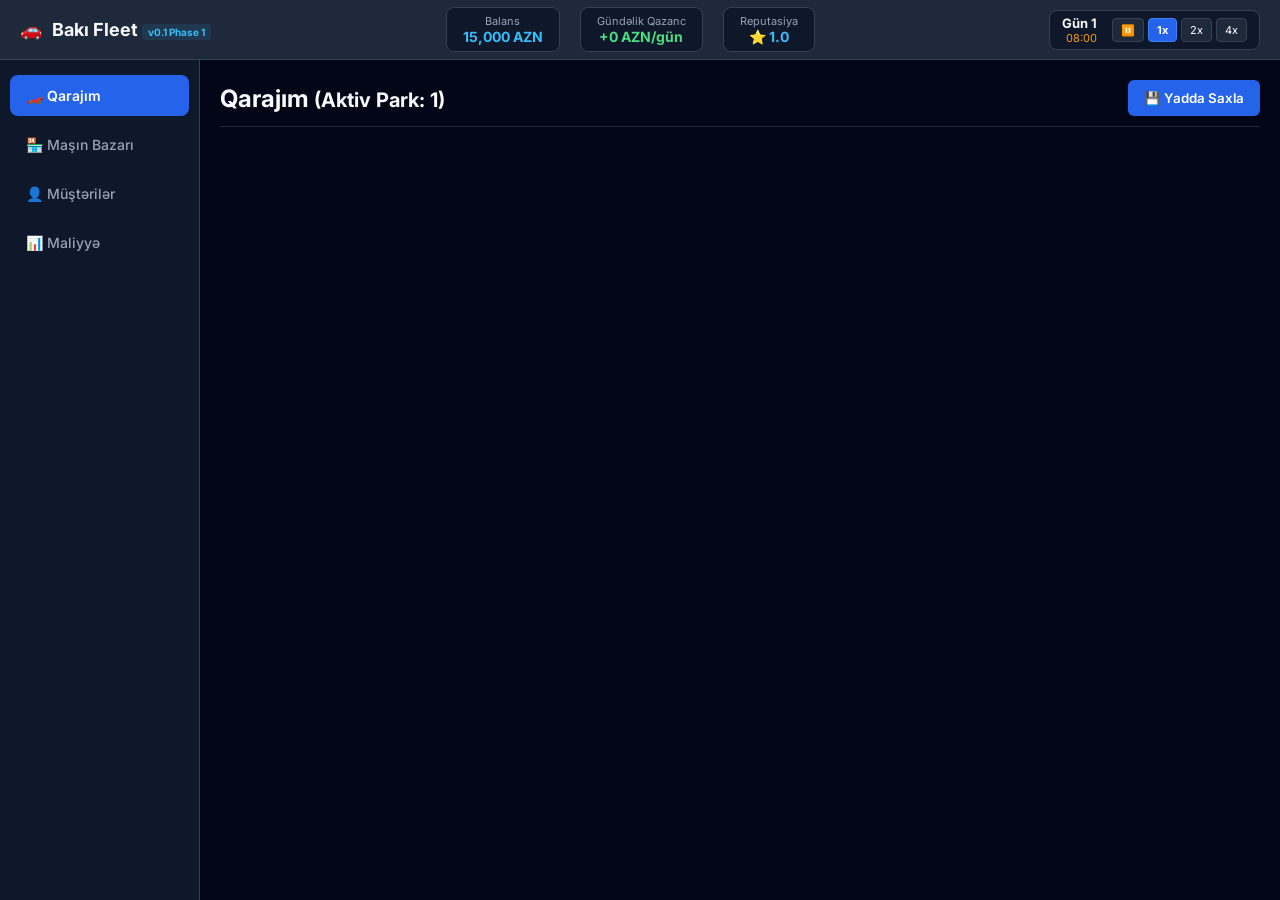
<file: index.html>
<!DOCTYPE html>
<html lang="az">
<head>
    <meta charset="UTF-8">
    <meta name="viewport" content="width=device-width, initial-scale=1.0, maximum-scale=1.0, user-scalable=no">
    <title>Baku Auto Empire - Business Simulator</title>
    <link rel="stylesheet" href="style.css">
    <link href="https://fonts.googleapis.com/css2?family=Inter:wght@400;500;600;700&display=swap" rel="stylesheet">
</head>
<body>

    <!-- Orientation Warning -->
    <div id="orientation-overlay" style="display: none;">
        <div class="rotate-device-icon">🔄</div>
        <h2>Ekranı Yan Çevirin</h2>
        <p>Baku Auto Empire oyununu tam təcrübə etmək üçün telefonunuzu üfüqi (Landscape) rejimə çevirin.</p>
    </div>

    <!-- Main Game Container -->
    <div id="game-container">
        
        <!-- Header / Top Navigation Bar -->
        <header id="top-bar">
            <div class="brand">
                <span class="logo-icon">🚗</span>
                <span class="logo-text">Bakı Fleet <small>v0.1 Phase 1</small></span>
            </div>

            <div class="stats-group">
                <div class="stat-card">
                    <span class="stat-label">Balans</span>
                    <span class="stat-value" id="balance-display">15,000 AZN</span>
                </div>
                <div class="stat-card">
                    <span class="stat-label">Gündəlik Qazanc</span>
                    <span class="stat-value positive" id="income-display">+0 AZN/gün</span>
                </div>
                <div class="stat-card">
                    <span class="stat-label">Reputasiya</span>
                    <span class="stat-value" id="reputation-display">⭐ 1.0</span>
                </div>
            </div>

            <!-- Time Controls -->
            <div class="time-controls">
                <div class="time-display">
                    <span id="day-display">Gün 1</span>
                    <small id="clock-display">08:00</small>
                </div>
                <div class="speed-btns">
                    <button class="speed-btn" data-speed="0" id="btn-pause">⏸️</button>
                    <button class="speed-btn active" data-speed="1" id="btn-1x">1x</button>
                    <button class="speed-btn" data-speed="2" id="btn-2x">2x</button>
                    <button class="speed-btn" data-speed="4" id="btn-4x">4x</button>
                </div>
            </div>
        </header>

        <!-- Main Dashboard View -->
        <main id="main-content">
            <!-- Navigation Sidebar -->
            <nav id="sidebar">
                <button class="nav-item active" data-tab="garage">🏎️ Qarajım</button>
                <button class="nav-item" data-tab="market">🏪 Maşın Bazarı</button>
                <button class="nav-item" data-tab="customers">👤 Müştərilər</button>
                <button class="nav-item" data-tab="finance">📊 Maliyyə</button>
            </nav>

            <!-- Workspace Content -->
            <section id="tab-content">
                
                <!-- Garage Tab View -->
                <div id="garage-tab" class="tab-pane active">
                    <div class="pane-header">
                        <h2>Qarajım <small>(Aktiv Park: <span id="fleet-count">1</span>)</small></h2>
                        <button class="btn btn-primary" id="btn-quick-save">💾 Yadda Saxla</button>
                    </div>

                    <div class="car-grid" id="garage-car-list">
                        <!-- JS vasitəsilə doldurulacaq -->
                    </div>
                </div>

                <!-- Market Tab View -->
                <div id="market-tab" class="tab-pane" style="display: none;">
                    <div class="pane-header">
                        <h2>Bakı İkinci Əl Avto Bazarı</h2>
                        <button class="btn btn-primary" id="btn-refresh-market">🔄 Pazarı Yenilə</button>
                    </div>
                    <div class="car-grid" id="market-car-list">
                        <!-- JS vasitəsilə doldurulacaq -->
                    </div>
                </div>

                <!-- Customers Tab View -->
                <div id="customers-tab" class="tab-pane" style="display: none;">
                    <div class="pane-header">
                        <h2>Gələn İcarə Müraciətləri</h2>
                    </div>
                    <div class="customer-list" id="customer-requests-list">
                        <!-- JS vasitəsilə doldurulacaq -->
                    </div>
                </div>

                <!-- Finance Tab View -->
                <div id="finance-tab" class="tab-pane" style="display: none;">
                    <div class="pane-header">
                        <h2>Maliyyə Hesabatı və Hesablar</h2>
                    </div>
                    <p style="color: #94a3b8;">Maliyyə və Bank modulu Phase 3-də açılacaq.</p>
                </div>

            </section>
        </main>

        <div id="toast-container"></div>
    </div>

    <!-- Service Modal -->
    <div id="service-modal" class="modal-overlay" style="display: none;">
        <div class="modal-content">
            <div class="modal-header">
                <h3 id="modal-car-title">🔧 Avtomobil Təmiri və Servis</h3>
                <button class="btn-close" id="btn-close-modal">✖</button>
            </div>
            <div class="modal-body">
                <div class="service-option-card">
                    <div>
                        <h4>🛢️ Baza Yağ dəyişmə Və Texniki Baxış</h4>
                        <p>Aşınmanı +15% bərpa edir.</p>
                    </div>
                    <button class="btn btn-primary" id="btn-service-basic">120 AZN</button>
                </div>

                <div class="service-option-card">
                    <div>
                        <h4>🛠️ Əsaslı Təmir Və Ehtiyat Hissələri</h4>
                        <p>Aşınmanı +40% bərpa edir.</p>
                    </div>
                    <button class="btn btn-primary" id="btn-service-major">450 AZN</button>
                </div>

                <div class="service-option-card">
                    <div>
                        <h4>✨ Bakı Detailing & Kapot Boyası</h4>
                        <p>Vəziyyəti tam 100%-ə qaldırır və gündəlik icarə dəyərini +5 AZN artırır.</p>
                    </div>
                    <button class="btn btn-primary" id="btn-service-full">800 AZN</button>
                </div>
            </div>
        </div>
    </div>

    <script src="app.js"></script>
</body>
</html>
</file>
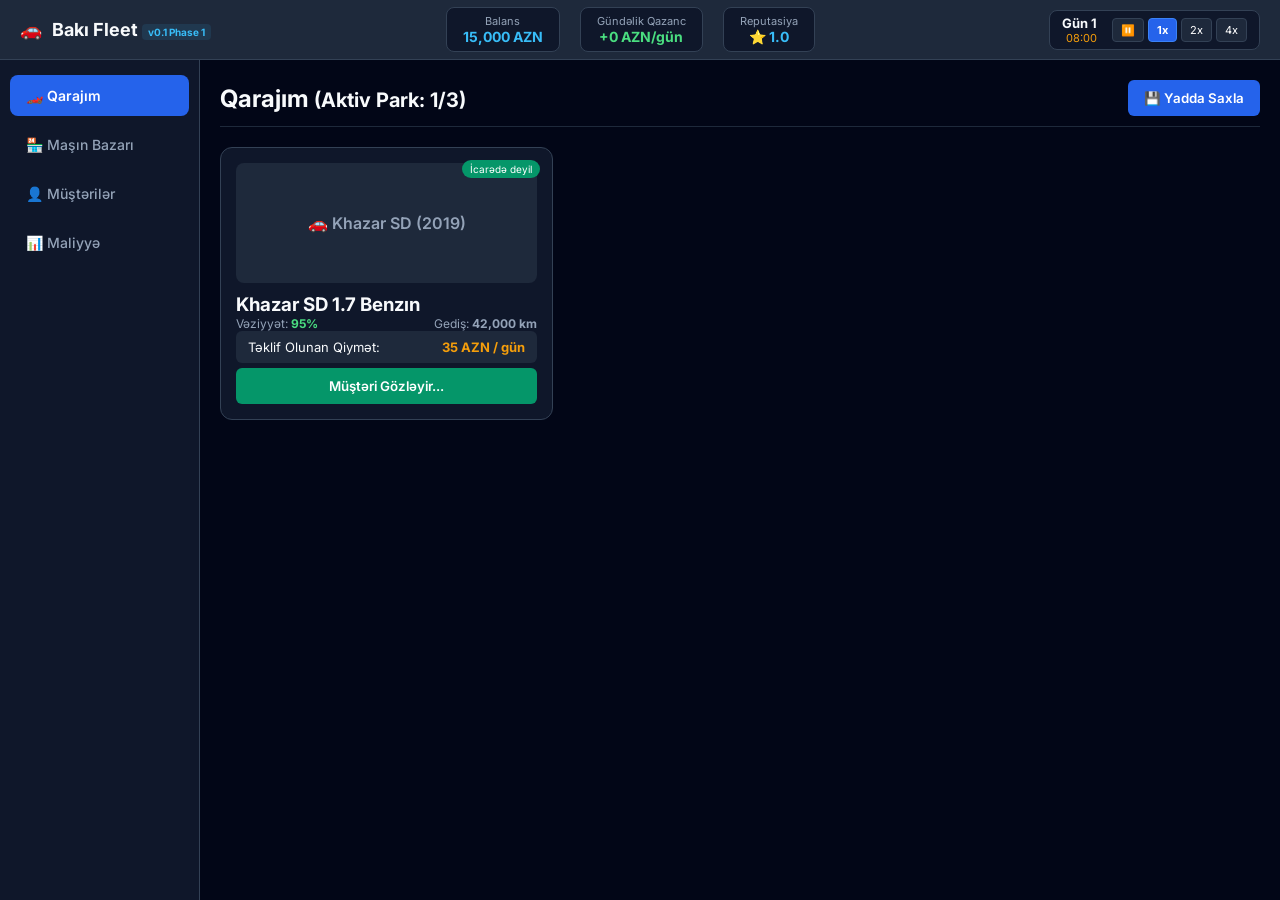
<file: indext.html>
<!DOCTYPE html>
<html lang="az">
<head>
    <meta charset="UTF-8">
    <meta name="viewport" content="width=device-width, initial-scale=1.0, maximum-scale=1.0, user-scalable=no">
    <title>Baku Auto Empire - Business Simulator</title>
    <link rel="stylesheet" href="style.css">
    <link href="https://fonts.googleapis.com/css2?family=Inter:wght@400;500;600;700&display=swap" rel="stylesheet">
</head>
<body>

    <!-- Orientation Warning (Telefonda dik tutulanda görünən ekran) -->
    <div id="orientation-overlay">
        <div class="rotate-device-icon">🔄</div>
        <h2>Ekranı Yan Çevirin</h2>
        <p>Baku Auto Empire oyununu tam təcrübə etmək üçün telefonunuzu üfüqi (Landscape) rejimə çevirin.</p>
    </div>

    <!-- Main Game Container -->
    <div id="game-container">
        
        <!-- Header / Top Navigation Bar -->
        <header id="top-bar">
            <div class="brand">
                <span class="logo-icon">🚗</span>
                <span class="logo-text">Bakı Fleet <small>v0.1 Phase 1</small></span>
            </div>

            <div class="stats-group">
                <div class="stat-card">
                    <span class="stat-label">Balans</span>
                    <span class="stat-value" id="balance-display">15,000 AZN</span>
                </div>
                <div class="stat-card">
                    <span class="stat-label">Gündəlik Qazanc</span>
                    <span class="stat-value positive" id="income-display">+0 AZN/gün</span>
                </div>
                <div class="stat-card">
                    <span class="stat-label">Reputasiya</span>
                    <span class="stat-value" id="reputation-display">⭐ 1.0</span>
                </div>
            </div>

            <!-- Time Controls -->
            <div class="time-controls">
                <div class="time-display">
                    <span id="day-display">Gün 1</span>
                    <small id="clock-display">08:00</small>
                </div>
                <div class="speed-btns">
                    <button class="speed-btn" data-speed="0" id="btn-pause">⏸️</button>
                    <button class="speed-btn active" data-speed="1" id="btn-1x">1x</button>
                    <button class="speed-btn" data-speed="2" id="btn-2x">2x</button>
                    <button class="speed-btn" data-speed="4" id="btn-4x">4x</button>
                </div>
            </div>
        </header>

        <!-- Main Dashboard View -->
        <main id="main-content">
            <!-- Navigation Sidebar -->
            <nav id="sidebar">
                <button class="nav-item active" data-tab="garage">🏎️ Qarajım</button>
                <button class="nav-item" data-tab="market">🏪 Maşın Bazarı</button>
                <button class="nav-item" data-tab="customers">👤 Müştərilər</button>
                <button class="nav-item" data-tab="finance">📊 Maliyyə</button>
            </nav>

            <!-- Workspace Content -->
            <section id="tab-content">
                
                <!-- Garage Tab View -->
                <div id="garage-tab" class="tab-pane active">
                    <div class="pane-header">
                        <h2>Qarajım <small>(Aktiv Park: <span id="fleet-count">1</span>/3)</small></h2>
                        <button class="btn btn-primary" id="btn-quick-save">💾 Yadda Saxla</button>
                    </div>

                    <div class="car-grid" id="garage-car-list">
                        <!-- Default Initial Car Card -->
                        <div class="car-card">
                            <div class="car-badge">İcarədə deyil</div>
                            <div class="car-image-placeholder">🚗 Khazar SD (2019)</div>
                            <div class="car-details">
                                <h3>Khazar SD 1.7 Benzın</h3>
                                <div class="car-metrics">
                                    <span>Vəziyyət: <b class="good">95%</b></span>
                                    <span>Gediş: <b>42,000 km</b></span>
                                </div>
                                <div class="car-price-tag">
                                    <span>Təklif Olunan Qiymət:</span>
                                    <strong>35 AZN / gün</strong>
                                </div>
                                <button class="btn btn-action" onclick="alert('Phase 2-də aktivləşəcək!')">Müştəri Gözləyir...</button>
                            </div>
                        </div>
                    </div>
                </div>

            </section>
        </main>

        <!-- Notification Toast System -->
        <div id="toast-container"></div>
    </div>

    <script src="app.js"></script>
</body>
</html>
</file>
<file: style.css>
* {
    box-sizing: border-box;
    margin: 0;
    padding: 0;
    font-family: 'Inter', -apple-system, sans-serif;
    user-select: none;
}

body, html {
    width: 100%;
    height: 100%;
    overflow: hidden;
    background-color: #0f172a;
    color: #f8fafc;
}

/* Orientation Lock Message */
#orientation-overlay {
    display: none;
    position: fixed;
    top: 0; left: 0; width: 100vw; height: 100vh;
    background: #020617;
    z-index: 9999;
    flex-direction: column;
    justify-content: center;
    align-items: center;
    text-align: center;
    padding: 20px;
}

.rotate-device-icon {
    font-size: 64px;
    animation: rotateAnim 2s infinite ease-in-out;
    margin-bottom: 20px;
}

@keyframes rotateAnim {
    0% { transform: rotate(0deg); }
    50% { transform: rotate(90deg); }
    100% { transform: rotate(0deg); }
}

@media screen and (orientation: portrait) and (max-width: 900px) {
    #orientation-overlay { display: flex; }
    #game-container { display: none !important; }
}

/* App Container */
#game-container {
    display: flex;
    flex-direction: column;
    width: 100vw;
    height: 100vh;
}

/* Top Bar */
#top-bar {
    height: 60px;
    background: #1e293b;
    border-bottom: 1px solid #334155;
    display: flex;
    align-items: center;
    justify-content: space-between;
    padding: 0 20px;
}

.brand {
    display: flex;
    align-items: center;
    gap: 10px;
    font-weight: 700;
    font-size: 18px;
}

.brand small {
    font-size: 10px;
    color: #38bdf8;
    background: rgba(56, 189, 248, 0.1);
    padding: 2px 6px;
    border-radius: 4px;
}

.stats-group {
    display: flex;
    gap: 20px;
}

.stat-card {
    display: flex;
    flex-direction: column;
    align-items: center;
    background: #0f172a;
    padding: 6px 16px;
    border-radius: 8px;
    border: 1px solid #334155;
}

.stat-label { font-size: 11px; color: #94a3b8; }
.stat-value { font-size: 14px; font-weight: 700; color: #38bdf8; }
.stat-value.positive { color: #4ade80; }

.time-controls {
    display: flex;
    align-items: center;
    gap: 15px;
    background: #0f172a;
    padding: 4px 12px;
    border-radius: 8px;
    border: 1px solid #334155;
}

.time-display {
    display: flex;
    flex-direction: column;
    align-items: flex-end;
}

.time-display span { font-weight: 700; font-size: 13px; color: #f8fafc; }
.time-display small { font-size: 11px; color: #f59e0b; }

.speed-btns { display: flex; gap: 4px; }
.speed-btn {
    background: #1e293b;
    border: 1px solid #334155;
    color: #fff;
    padding: 4px 8px;
    border-radius: 4px;
    cursor: pointer;
    font-size: 11px;
}
.speed-btn.active {
    background: #2563eb;
    border-color: #3b82f6;
    font-weight: 700;
}

/* Main Layout */
#main-content {
    flex: 1;
    display: flex;
    overflow: hidden;
}

#sidebar {
    width: 200px;
    background: #0f172a;
    border-right: 1px solid #334155;
    padding: 15px 10px;
    display: flex;
    flex-direction: column;
    gap: 8px;
}

.nav-item {
    background: transparent;
    border: none;
    color: #94a3b8;
    padding: 12px 16px;
    border-radius: 8px;
    text-align: left;
    font-size: 14px;
    font-weight: 500;
    cursor: pointer;
    transition: all 0.2s;
}

.nav-item:hover { background: #1e293b; color: #fff; }
.nav-item.active { background: #2563eb; color: #fff; font-weight: 600; }

#tab-content {
    flex: 1;
    padding: 20px;
    overflow-y: auto;
    background: #020617;
}

.pane-header {
    display: flex;
    justify-content: space-between;
    align-items: center;
    margin-bottom: 20px;
    padding-bottom: 10px;
    border-bottom: 1px solid #1e293b;
}

/* Car Grid */
.car-grid {
    display: grid;
    grid-template-columns: repeat(auto-fill, minmax(280px, 1fr));
    gap: 20px;
}

.car-card {
    background: #0f172a;
    border: 1px solid #334155;
    border-radius: 12px;
    padding: 15px;
    position: relative;
    display: flex;
    flex-direction: column;
    gap: 10px;
}

.car-badge {
    position: absolute;
    top: 12px; right: 12px;
    background: #059669;
    color: #fff;
    font-size: 10px;
    padding: 3px 8px;
    border-radius: 20px;
}

.car-image-placeholder {
    height: 120px;
    background: #1e293b;
    border-radius: 8px;
    display: flex;
    align-items: center;
    justify-content: center;
    font-weight: 600;
    color: #94a3b8;
}

.car-metrics {
    display: flex;
    justify-content: space-between;
    font-size: 12px;
    color: #94a3b8;
}

.car-metrics b.good { color: #4ade80; }

.car-price-tag {
    display: flex;
    justify-content: space-between;
    align-items: center;
    background: #1e293b;
    padding: 8px 12px;
    border-radius: 6px;
    font-size: 13px;
}

.car-price-tag strong { color: #f59e0b; }

.btn {
    padding: 10px 16px;
    border-radius: 6px;
    border: none;
    font-weight: 600;
    cursor: pointer;
}

.btn-primary { background: #2563eb; color: #fff; }
.btn-action { background: #059669; color: #fff; width: 100%; margin-top: 5px; }

/* Toast Notifications */
#toast-container {
    position: fixed;
    bottom: 20px;
    right: 20px;
    display: flex;
    flex-direction: column;
    gap: 10px;
    z-index: 10000;
}

.toast {
    background: #1e293b;
    color: #fff;
    border-left: 4px solid #38bdf8;
    padding: 12px 20px;
    border-radius: 6px;
    box-shadow: 0 10px 15px -3px rgba(0, 0, 0, 0.5);
    font-size: 13px;
    animation: slideIn 0.3s ease;
}

@keyframes slideIn {
    from { transform: translateX(100%); opacity: 0; }
    to { transform: translateX(0); opacity: 1; }
}

/* Phase 2 Additional CSS Styles */

.tab-pane {
    display: none;
}

.tab-pane.active {
    display: block;
}

/* Customer Requests Layout */
.customer-list {
    display: flex;
    flex-direction: column;
    gap: 15px;
}

.customer-card {
    background: #0f172a;
    border: 1px solid #334155;
    border-radius: 10px;
    padding: 16px;
    display: flex;
    justify-content: space-between;
    align-items: center;
}

.customer-info h4 {
    color: #38bdf8;
    margin-bottom: 4px;
}

.customer-info p {
    font-size: 13px;
    color: #94a3b8;
}

.customer-offer {
    text-align: right;
    display: flex;
    flex-direction: column;
    gap: 8px;
    align-items: flex-end;
}

.offer-badge {
    font-size: 16px;
    font-weight: 700;
    color: #4ade80;
}

.btn-rent {
    background: #059669;
    color: white;
    padding: 8px 16px;
    border-radius: 6px;
    border: none;
    cursor: pointer;
    font-weight: 600;
}

.btn-rent:hover {
    background: #10b981;
}

.btn-buy {
    background: #2563eb;
    color: white;
    width: 100%;
    margin-top: 8px;
}

.btn-buy:hover {
    background: #3b82f6;
}

.badge-rented {
    background: #dc2626 !important;
}

/* Phase 3 Service Modal Styles */

.modal-overlay {
    position: fixed;
    top: 0; left: 0;
    width: 100vw; height: 100vh;
    background: rgba(2, 6, 23, 0.85);
    backdrop-filter: blur(4px);
    z-index: 9999;
    display: flex;
    justify-content: center;
    align-items: center;
}

.modal-content {
    background: #0f172a;
    border: 1px solid #334155;
    border-radius: 12px;
    width: 90%;
    max-width: 500px;
    padding: 20px;
    box-shadow: 0 20px 25px -5px rgba(0, 0, 0, 0.5);
}

.modal-header {
    display: flex;
    justify-content: space-between;
    align-items: center;
    margin-bottom: 20px;
    border-bottom: 1px solid #1e293b;
    padding-bottom: 10px;
}

.modal-header h3 {
    color: #38bdf8;
    font-size: 16px;
}

.btn-close {
    background: transparent;
    border: none;
    color: #94a3b8;
    font-size: 18px;
    cursor: pointer;
}

.service-option-card {
    background: #1e293b;
    border: 1px solid #334155;
    border-radius: 8px;
    padding: 12px 16px;
    margin-bottom: 12px;
    display: flex;
    justify-content: space-between;
    align-items: center;
}

.service-option-card h4 {
    font-size: 14px;
    color: #f8fafc;
    margin-bottom: 4px;
}

.service-option-card p {
    font-size: 12px;
    color: #94a3b8;
}

.badge-warning {
    background: #d97706 !important;
}

.car-metrics b.bad {
    color: #ef4444;
}

.btn-service {
    background: #d97706;
    color: white;
    width: 100%;
    margin-top: 8px;
}

.btn-service:hover {
    background: #f59e0b;
}
</file>
